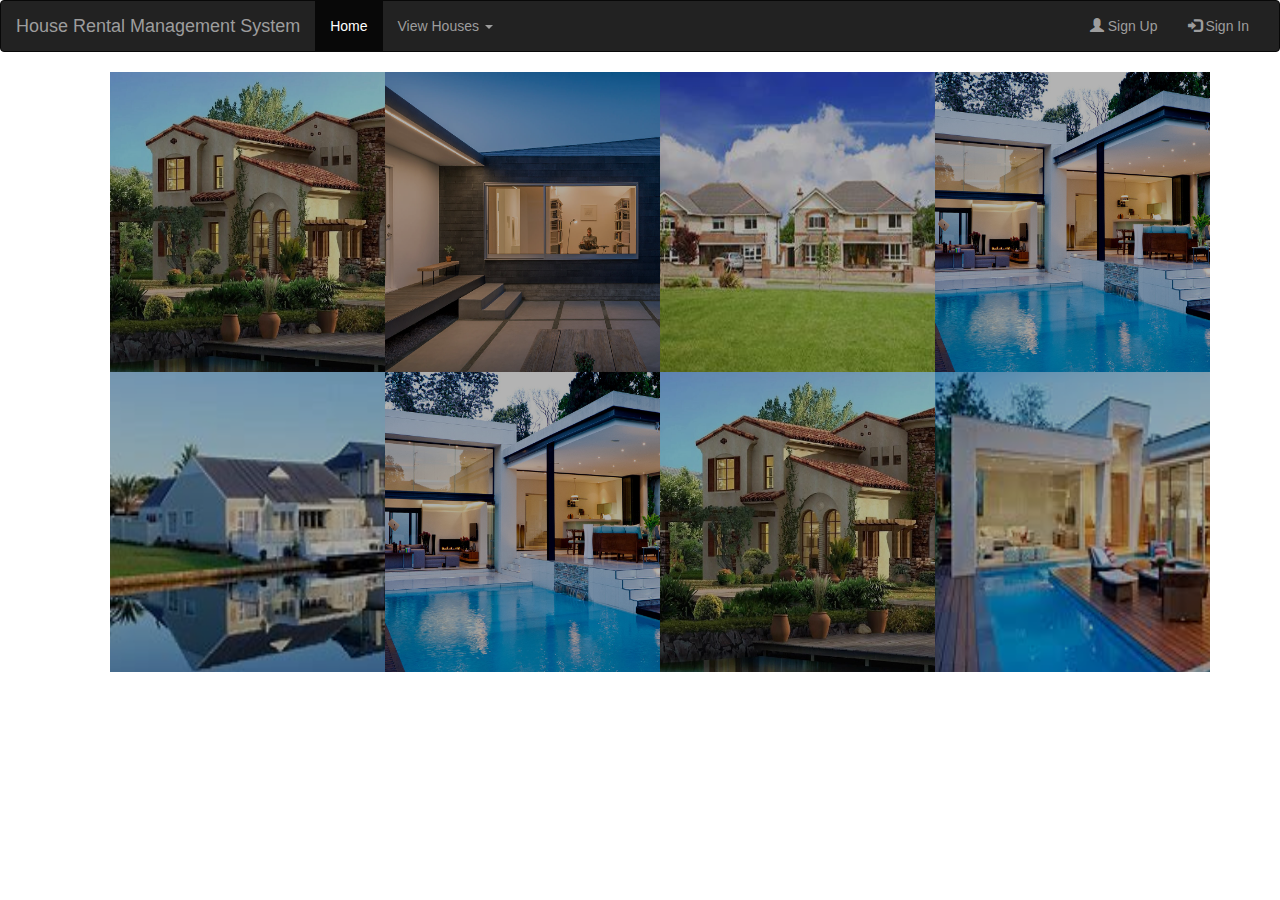
<file: HouseRentalMg-PHP/HouseRentalMg-PHP/index.html>
<!DOCTYPE html>
<html lang="en">
<head>
  <title>House Rental Management System</title>
  <meta charset="utf-8">
  <link rel="stylesheet" type="text/css" href="m.css">
  <meta name="viewport" content="width=device-width, initial-scale=1">
  <link rel="stylesheet" href="https://maxcdn.bootstrapcdn.com/bootstrap/3.4.0/css/bootstrap.min.css">
  <script src="https://ajax.googleapis.com/ajax/libs/jquery/3.4.1/jquery.min.js"></script>
  <script src="https://maxcdn.bootstrapcdn.com/bootstrap/3.4.0/js/bootstrap.min.js"></script>
</head>
<body>

<nav class="navbar navbar-inverse">
  <div class="container-fluid">
    <div class="navbar-header">
      <button type="button" class="navbar-toggle" data-toggle="collapse" data-target="#myNavbar">
        <span class="icon-bar"></span>
        <span class="icon-bar"></span>
        <span class="icon-bar"></span>                        
      </button>
      <a class="navbar-brand" href="#">House Rental Management System</a>
    </div>
    <div class="collapse navbar-collapse" id="myNavbar">
      <ul class="nav navbar-nav">
        <li class="active"><a href="index.html">Home</a></li> 
        <li class="dropdown">
          <a class="dropdown-toggle" data-toggle="dropdown" href="#">View Houses <span class="caret"></span></a>
          <ul class="dropdown-menu">
            <li><a href="viewhouse.php">Houses</a></li>
            <li><a href="viewrating.php">Rating</a></li>
          </ul>
        </li>
      </ul>
      <ul class="nav navbar-nav navbar-right">
        <li><a href="signup.html"><span class="glyphicon glyphicon-user"></span> Sign Up</a></li>
        <li><a href="signin.html"><span class="glyphicon glyphicon-log-in"></span> Sign In</a></li>
      </ul>
    </div>
  </div>
</nav>
  
<div class="container">
  <section class="section-meals" id="grid-photos">
            <ul class="meals-showcase clearfix">
                <li>
                    <figure class="meal-photo" id="meals-1">
                            <div class="slide-uploader" id="uploader-1">
                                    <i class="fas fa-upload center"></i><br>
                                    <input type="file" id="real-file-slide-1" hidden="hidden" onchange="open_File(this)"/>
                                    </div>
                        <img src="img/h10.jpg" class="img img_hover" id="img-1">
                    </figure>
                </li>
                <li>
                    <figure class="meal-photo" id="meals-2">
                            <div class="slide-uploader" id="uploader-2">
                                    <i class="fas fa-upload center"></i><br>
                                    <input type="file" id="real-file-slide-2" hidden="hidden" onchange="open_File(this)"/>
                                    
                            </div>
                        <img src="img/h5.jpg" class="img img_hover" id="img-2">
                    </figure>
                </li>
                <li>
                    <figure class="meal-photo" id="meals-3">
                            <div class="slide-uploader" id="uploader-3">
                                    <i class="fas fa-upload center"></i><br>
                                    <input type="file" id="real-file-slide-3" hidden="hidden" onchange="open_File(this)"/>
                                    
                            </div>
                        <img src="img/h7.jpg" class="img img_hover" id="img-3">
                    </figure>
                </li>
                <li>
                    <figure class="meal-photo" id="meals-4">
                            <div class="slide-uploader" id="uploader-4">
                                    <i class="fas fa-upload center"></i><br>
                                    <input type="file" id="real-file-slide-4" hidden="hidden" onchange="open_File(this)"/>
                                    
                            </div>
                        <img src="img/h8.jpg" class="img img_hover" id="img-4">
                    </figure>
                </li>
                <li>
                    <figure class="meal-photo" id="meals-5">
                            <div class="slide-uploader" id="uploader-5">
                                    <i class="fas fa-upload center"></i><br>
                                    <input type="file" id="real-file-slide-5" hidden="hidden" onchange="open_File(this)"/>
                                    
                            </div>
                        <img src="img/h6.jpg" class="img img_hover" id="img-5">
                    </figure>
                </li>
                <li>
                    <figure class="meal-photo" id="meals-6">
                            <div class="slide-uploader" id="uploader-6">
                                    <i class="fas fa-upload center"></i><br>
                                    <input type="file" id="real-file-slide-6" hidden="hidden" onchange="open_File(this)"/>
                                    
                            </div>
                        <img src="img/h8.jpg" class="img img_hover" id="img-6">
                    </figure>
                </li>
                <li>
                    <figure class="meal-photo" id="meals-7">
                            <div class="slide-uploader" id="uploader-7">
                                    <i class="fas fa-upload center"></i><br>
                                    <input type="file" id="real-file-slide-7" hidden="hidden" onchange="open_File(this)"/>
                                    
                            </div>
                        <img src="img/h10.jpg" class="img img_hover" id="img-7">
                    </figure>
                </li>
                <li>
                    <figure class="meal-photo" id="meals-8">
                            <div class="slide-uploader" id="uploader-8">
                                    <i class="fas fa-upload center"></i><br>
                                    <input type="file" id="real-file-slide-8" hidden="hidden" onchange="open_File(this)"/>
                                    
                            </div>
                        <img src="img/h9.jpg" class="img img_hover" id="img-8">
                    </figure>
                </li>
            </ul>
        </section>
</div>

</body>
</html>
</file>
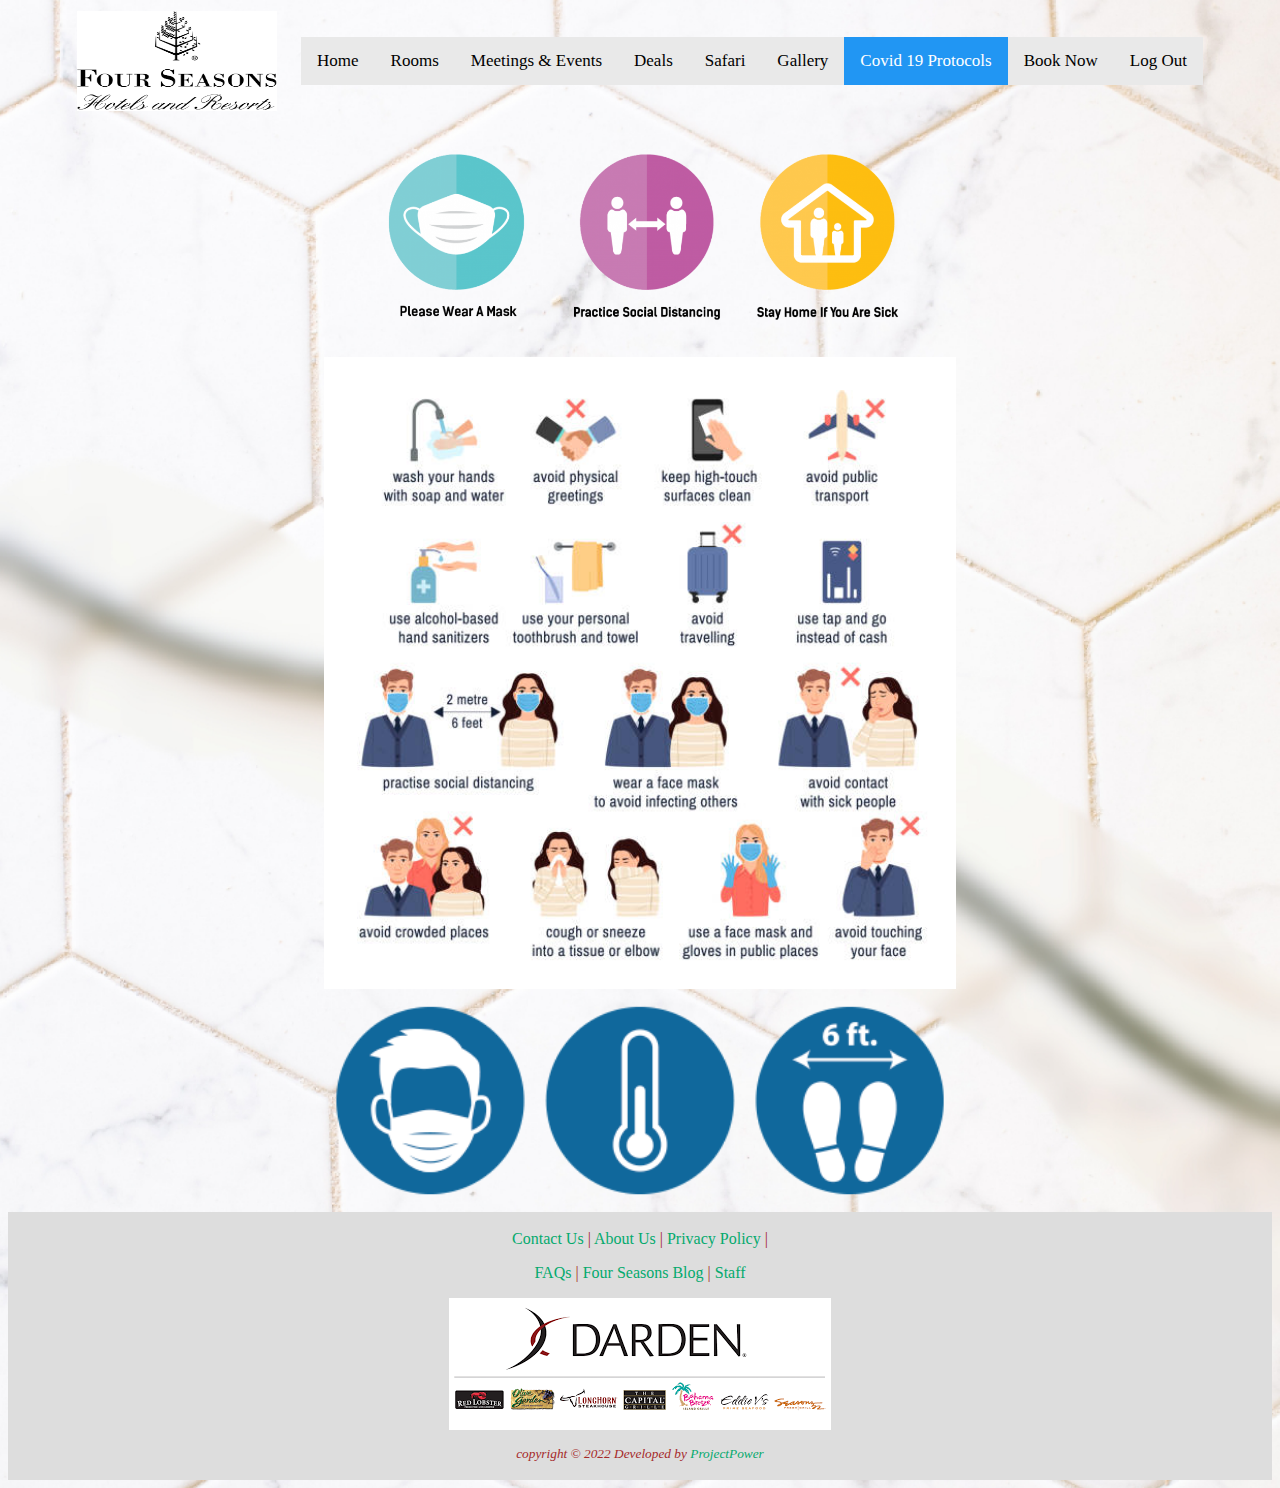
<file: hotelmanagement/covid 19 protocols.html>
<html>
    <head>
        <title>Covid 19 | Four Seasons</title>
        <link rel="stylesheet" href="style.css">
    </head>
    <body>
        <div class="header">
            <table align="center">
           <td><img src="logo.jpg" alt="img not found" height="100" width="200"> </td>
           <td></td>
           <td></td>
           <td></td>
           <td></td>
           <td></td>
           <td> <div class="topnav" >
               <a href="homepage.php">Home</a>
               <a href="rooms.html">Rooms</a>
               <a href="meetings and events.html">Meetings & Events</a>
               <a href="deals reference.html">Deals</a>
               <a href="safari.html">Safari</a>
               <a href="gallery.html">Gallery</a>
               <a class="active" href="covid 19 protocols.html">Covid 19 Protocols</a>
               
               <a href="bookings.php">Book Now</a>
               <a href="logout.php">Log Out</a>
               
             </div> </td>
            </table><br> 


       </div>
       <div align="center">
           <img src="covid20.png" alt="" width="50%"> <br>
           <img src="covid.jpg" alt="" width="50%">  <br>
           <img src="covid19.png" alt="" width="50%">

       </div>
       <footer>
        <div align="center" style="padding: 2px;">
          <p><a href="mailto:5@gmail.com"> Contact Us</a> | <a href="about us.html">About Us</a> | <a href="#privacy policy">Privacy Policy</a> | </p>
         <p> <a href="#faqs">FAQs</a> | <a href="#Four Seasons Blog">Four Seasons Blog</a> | <a href="staff.html">Staff</a></p>
         
          <img src="footer.png" alt="" width="">
          <p><small><i>copyright © 2022 Developed by <a href="tel:+254705036698">ProjectPower</a></i></small><i></p>
        </div>
       

    </footer>   
     



    </body>









</html>
</file>
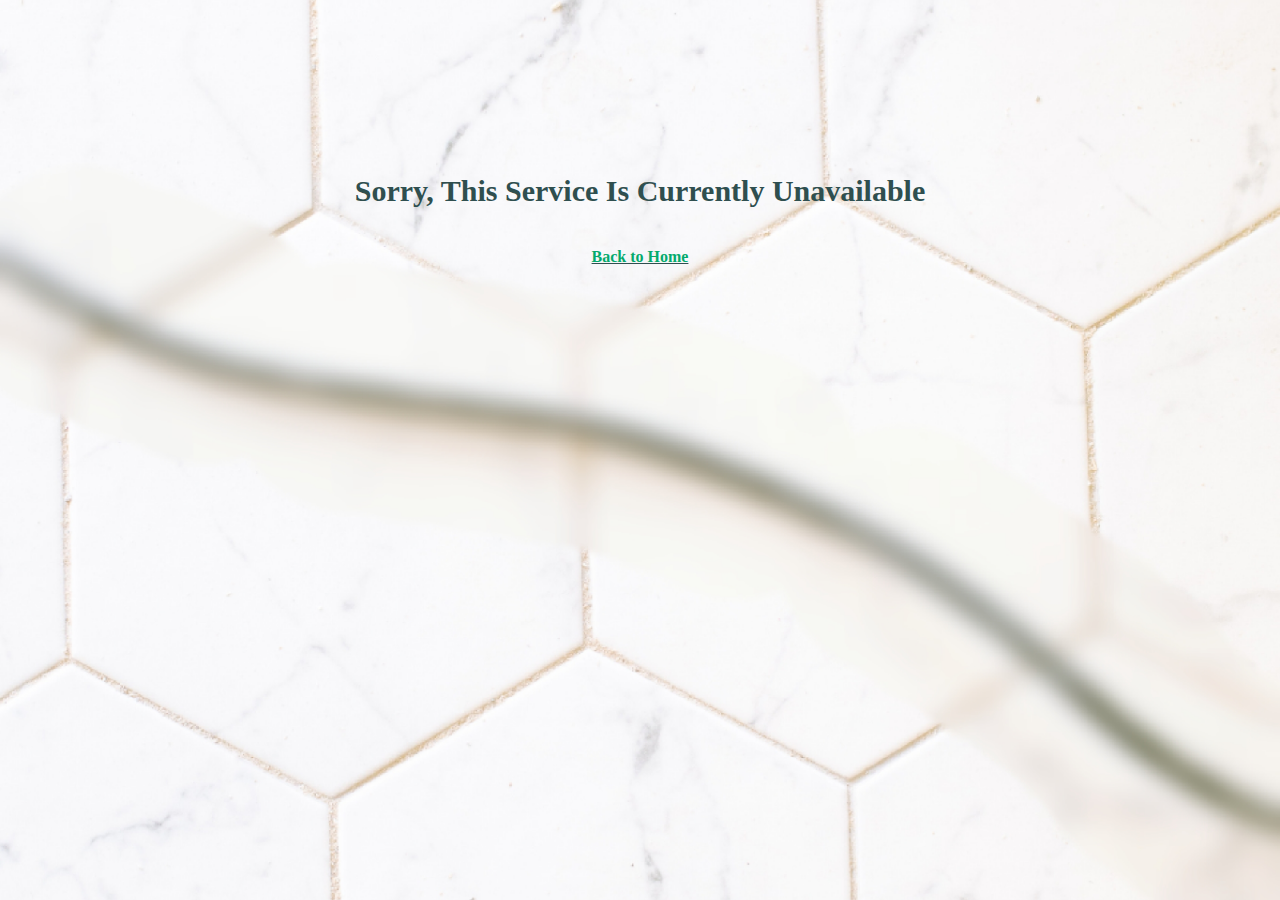
<file: hotelmanagement/deals reference.html>
<html>
    <head>
        <title>You Need To Log In!</title>
        <link rel="stylesheet" href="style.css">
    </head>
    <body>
        <div align="center" style="padding-top: 10%;">
           
                <h4 style="font-size: 30px;">Sorry, This Service Is Currently Unavailable</h4>
                <p><strong><u><a href="homepage.php">Back to Home</a></u></strong></p>
           
            
        </div>
    </body>
</html>
</file>
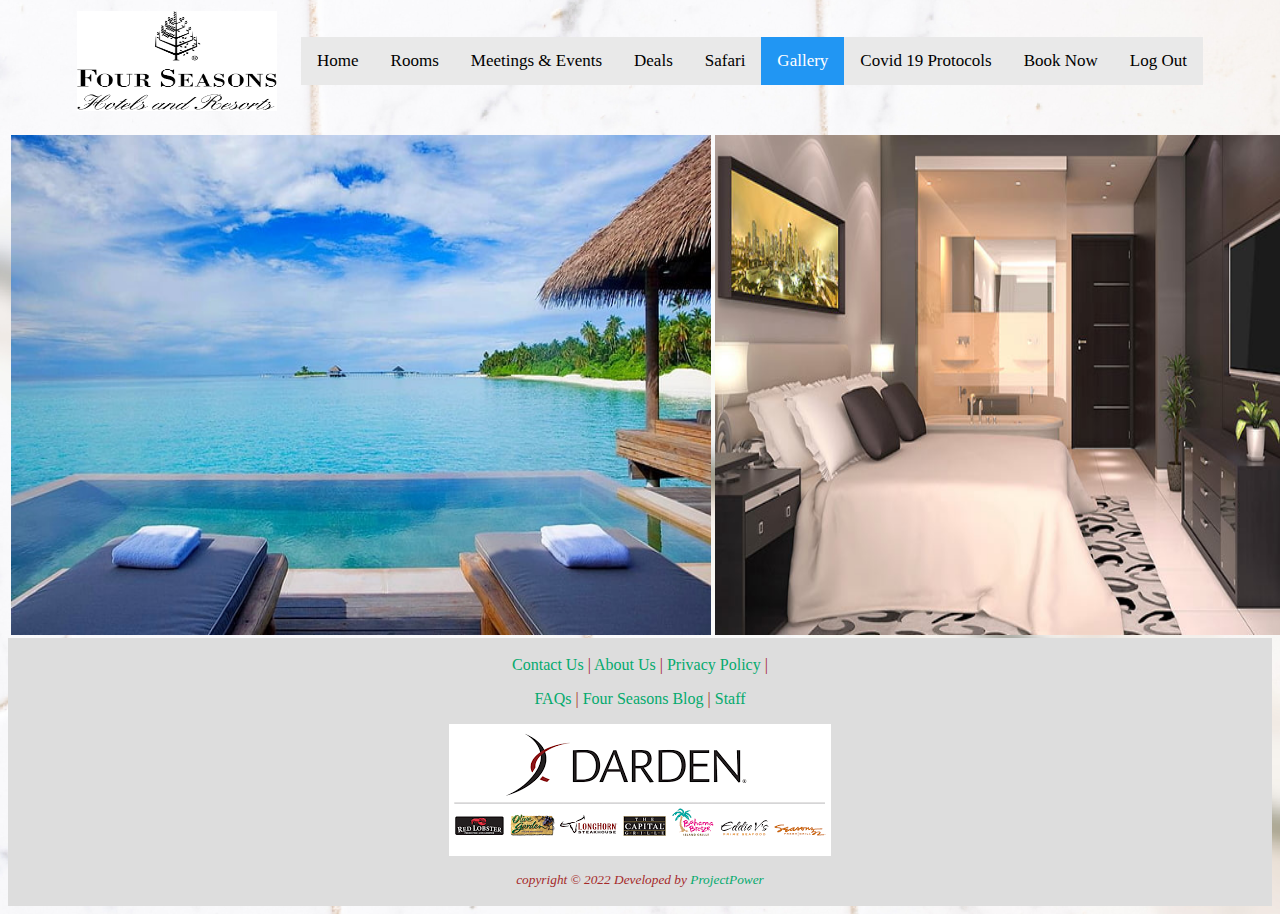
<file: hotelmanagement/gallery.html>
<html>
    <head>
        <title>Gallery | Four Seasons</title>
        <link rel="stylesheet" href="style.css">
    </head>
    <body>
        <div class="header">
        <table align="center">
       <td><img src="logo.jpg" alt="img not found" height="100" width="200"> </td>
       <td></td>
       <td></td>
       <td></td>
       <td></td>
       <td></td>
       <td> <div class="topnav" >
           <a href="homepage.php">Home</a>
           <a href="rooms.html">Rooms</a>
           <a href="meetings and events.html">Meetings & Events</a>
           <a href="deals reference.html">Deals</a>
           <a href="safari.html">Safari</a>
           <a class="active" href="gallery.html">Gallery</a>
           <a href="covid 19 protocols.html">Covid 19 Protocols</a>
           <a href="bookings.php">Book Now</a>
           <a href="logout.php">Log Out</a>
           
         </div> </td>
        </table><br> 
   </div>
   <table align="center"> 
      
        <tr>
            <td><img src="fay.jpg" alt="" width="700px"  height="500px">
                
            </td>
            <td>
                <img src="gallery5.jpg" alt="" width="700px"  height="500px">
            </td>
   </table>

    </body>
    
    <footer >
        <div align="center" style="padding: 2px;">
          <p><a href="mailto:5@gmail.com"> Contact Us</a> | <a href="about us.html">About Us</a> | <a href="#privacy policy">Privacy Policy</a> | </p>
         <p> <a href="#faqs">FAQs</a> | <a href="#Four Seasons Blog">Four Seasons Blog</a> | <a href="staff.html">Staff</a></p>
         
          <img src="footer.png" alt="" width="">
          <p><small><i>copyright © 2022 Developed by <a href="tel:+254705036698">ProjectPower</a></i></small><i></p>
        </div>
       

    </footer>   
     







</html>
</file>
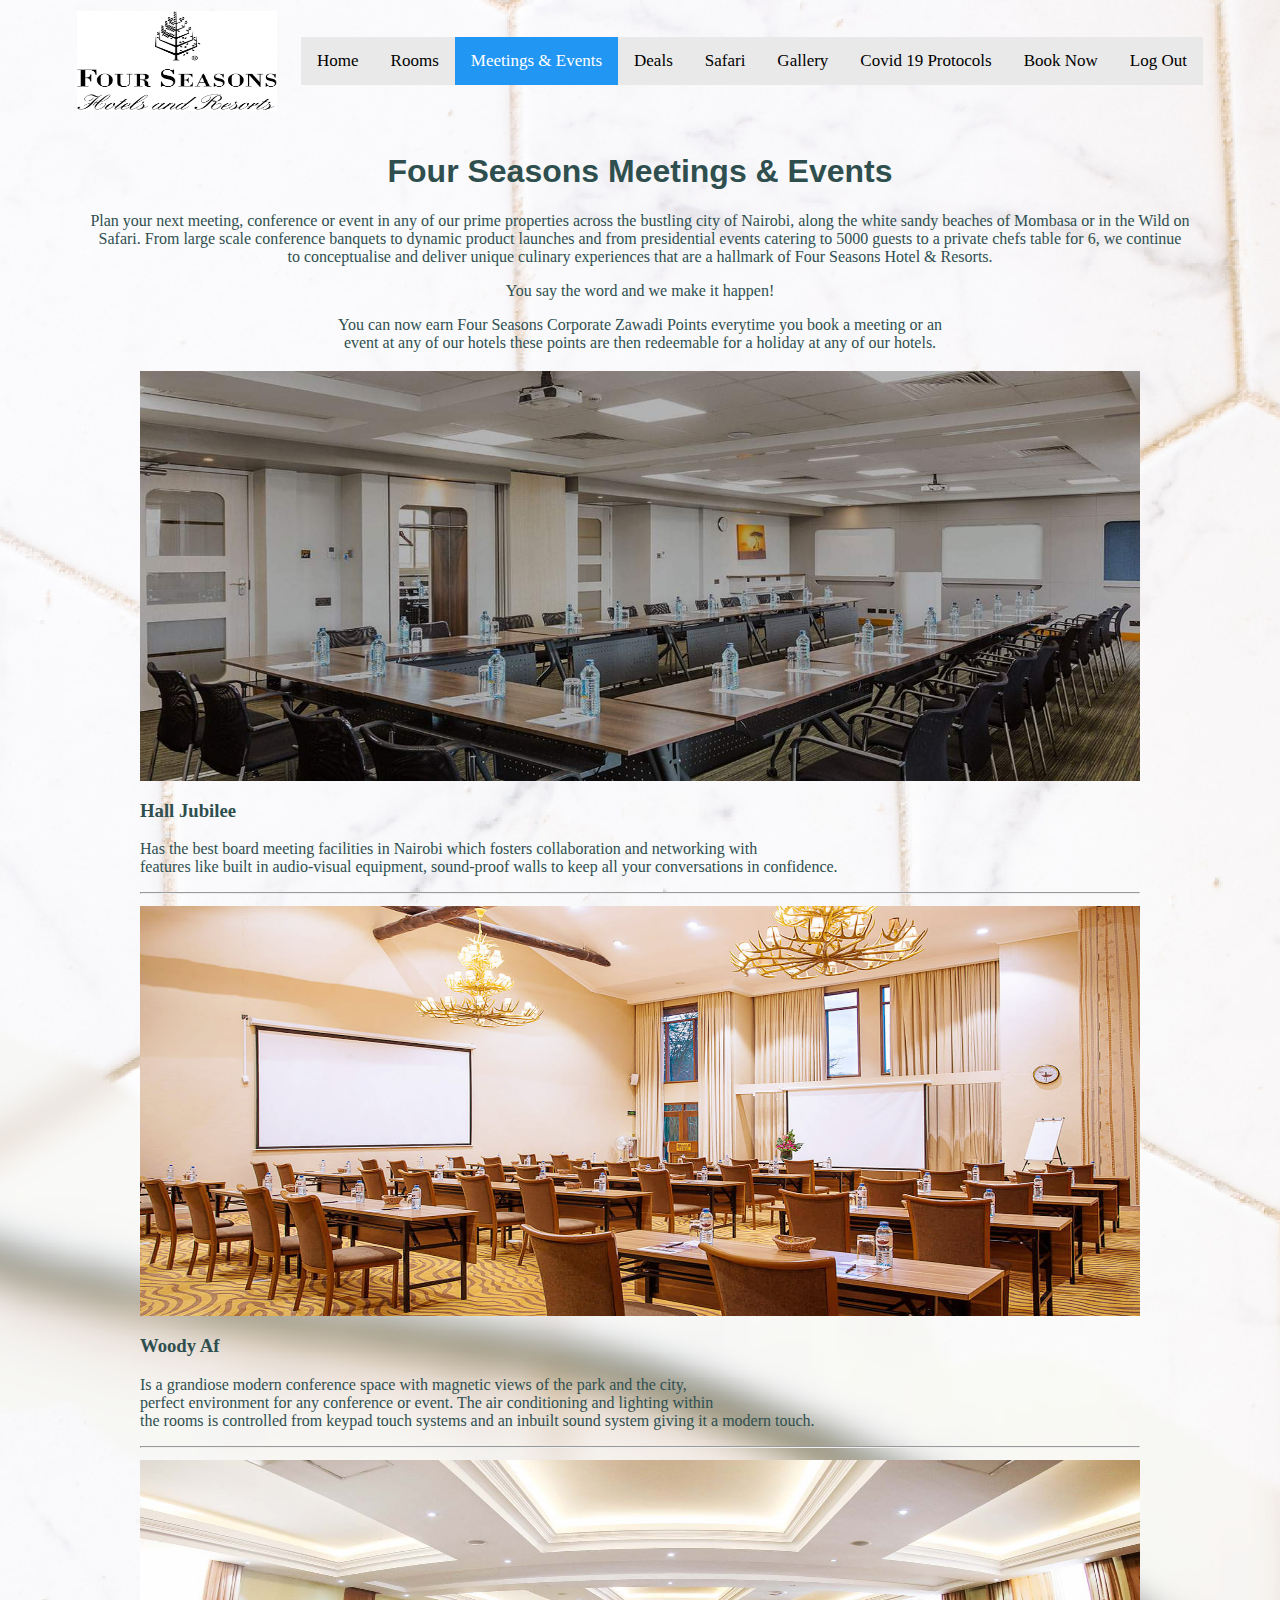
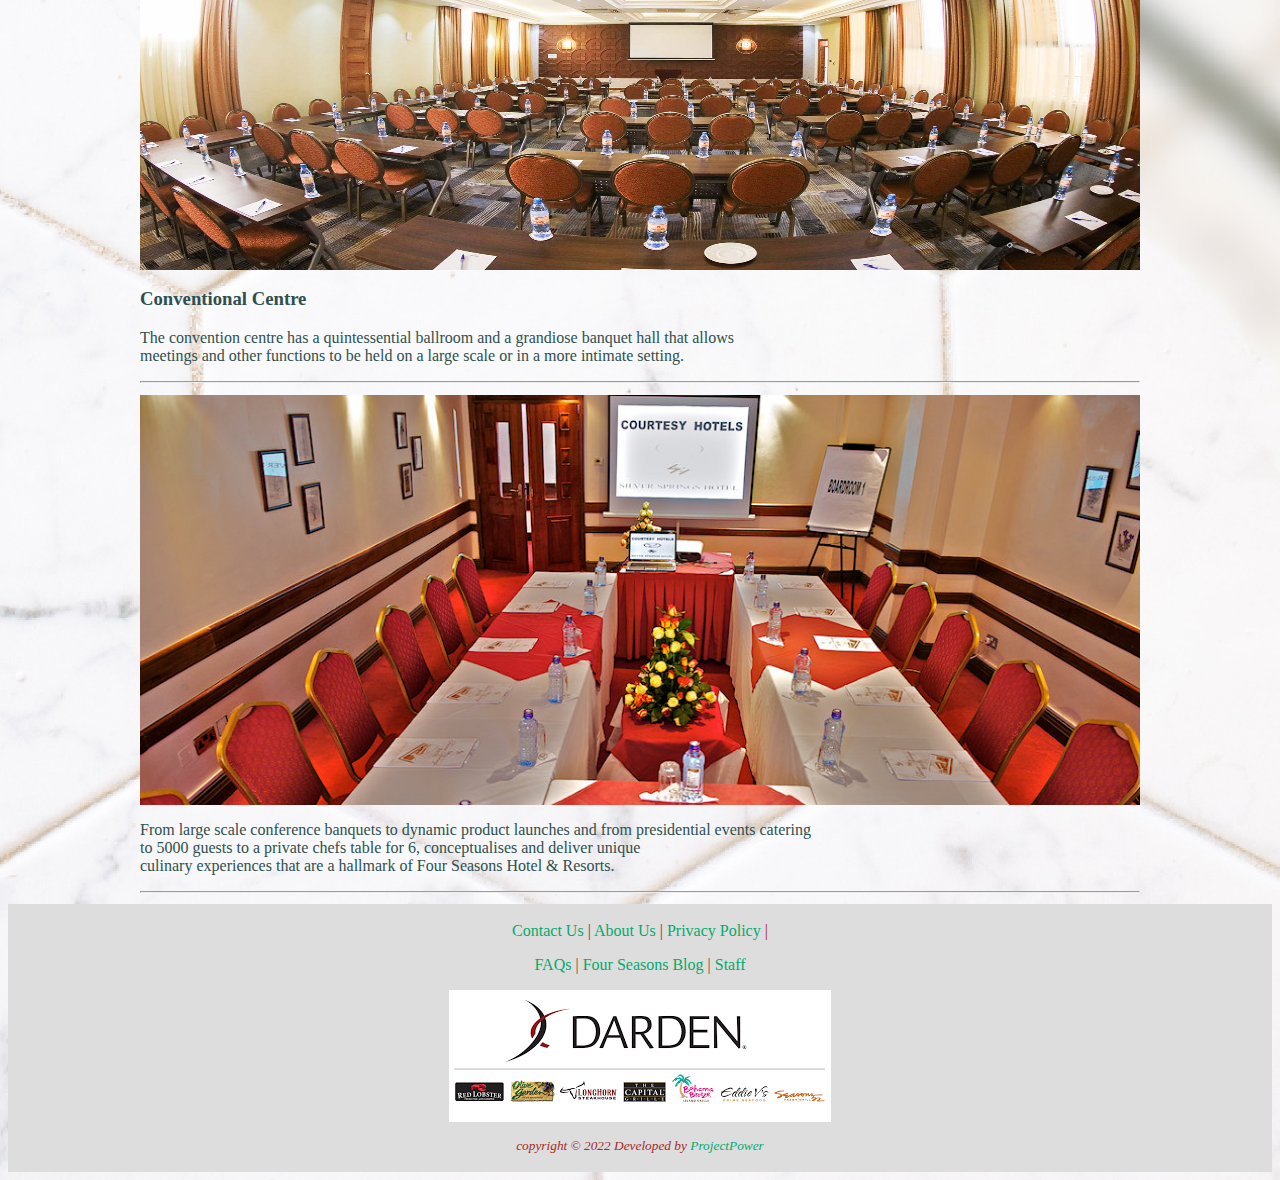
<file: hotelmanagement/meetings and events.html>
<html>
    <head><title>Meetings & Events | Four Seasons</title> 
    <link rel="stylesheet" href="style.css">
    </head>
    <body>
        <div class="header">
            <table align="center">
           <td><img src="logo.jpg" alt="img not found" height="100" width="200"> </td>
           <td></td>
           <td></td>
           <td></td>
           <td></td>
           <td></td>
           <td> <div class="topnav" >
               <a  href="homepage.php">Home</a>
               <a href="rooms.html">Rooms</a>
               <a class="active" href="meetings and events.html">Meetings & Events</a>
               <a href="deals reference.html">Deals</a>
               <a href="safari.html">Safari</a>
               <a href="gallery.html">Gallery</a>
               <a href="covid 19 protocols.html">Covid 19 Protocols</a>
              
               <a href="bookings.php">Book Now</a>
                <a href="logout.php">Log Out</a>
               
             </div> </td>
            </table><br> 
        </div>
        <div align="center">  
            <h1>Four Seasons Meetings & Events</h1>
           
               <p>Plan your next meeting, conference or event in any of our prime properties across the
                  bustling city of Nairobi, along the white sandy beaches of Mombasa or in the Wild on <br>
                  Safari. From large scale conference banquets to dynamic product launches and from 
                  presidential events catering to 5000 guests to a private chefs table for 6, we continue <br>
                  to conceptualise and deliver unique culinary experiences that are a hallmark of Four Seasons 
                  Hotel & Resorts. 
                  </p>
                  <p>You say the word and we make it happen!</p>
                  <p>You can now earn Four Seasons Corporate Zawadi Points everytime you book a meeting or an <br>
                      event at any of our hotels these points are then redeemable for a holiday at  any of 
                      our hotels.
                  </p>
           
            <table>
                <tr>
                    <td><img src="meetings3.jpg" alt="" width="1000px" height="410px">
                         <h3>Hall Jubilee</h3> 
                         <p> Has the best board meeting facilities in Nairobi which fosters collaboration and networking with <br>
                             features like built in audio-visual equipment, sound-proof walls to keep all your conversations in confidence.</p><hr>
                    </td>   
                </tr>
                <tr>
                    <td><img src="meetings5.jpg" alt="" width="1000px" height="410px">
                        <h3>Woody Af</h3>
                        <p>Is a grandiose modern conference space with magnetic views of the park and the city, <br>
                           perfect environment for any conference or event. The air conditioning and lighting within <br>
                           the rooms is controlled from keypad touch systems and an inbuilt sound system giving it a modern touch.</p><hr>
                </td>
                </tr>
                <tr>
                    <td>
                        <img src="meetings4.jpg" alt="" width="1000px" height="410px" >
                        <h3>Conventional Centre</h3>
                        <p> The convention centre has a quintessential ballroom and a grandiose banquet hall that allows <br>
                            meetings and other functions to be held on a large scale or in a more intimate setting.</p> <hr>

                    </td>
                </tr>
                <tr>
                    <td>
                        <img src="meetings1.jpg" alt="" width="1000px" height="410px"  >
                        
                        <p> From large scale conference banquets to dynamic product launches and from presidential events catering <br>
                             to 5000 guests to a private chefs table for 6, conceptualises and deliver unique <br>
                            culinary experiences that are a hallmark of Four Seasons Hotel & Resorts. </p>  <hr>
                    </td>
                </tr>
            </table>

        </div>
          

        <footer>
            <div align="center" style="padding: 2px;">
              <p><a href="mailto:5@gmail.com"> Contact Us</a> | <a href="about us.html">About Us</a> | <a href="#privacy policy">Privacy Policy</a> | </p>
             <p> <a href="#faqs">FAQs</a> | <a href="#Four Seasons Blog">Four Seasons Blog</a> | <a href="staff.html">Staff</a></p>
             
              <img src="footer.png" alt="" width="">
              <p><small><i>copyright © 2022 Developed by <a href="tel:+254705036698">ProjectPower</a></i></small><i></p>
            </div>
           
   
        </footer>   
         
        








    </body>
    
















</html>
</file>
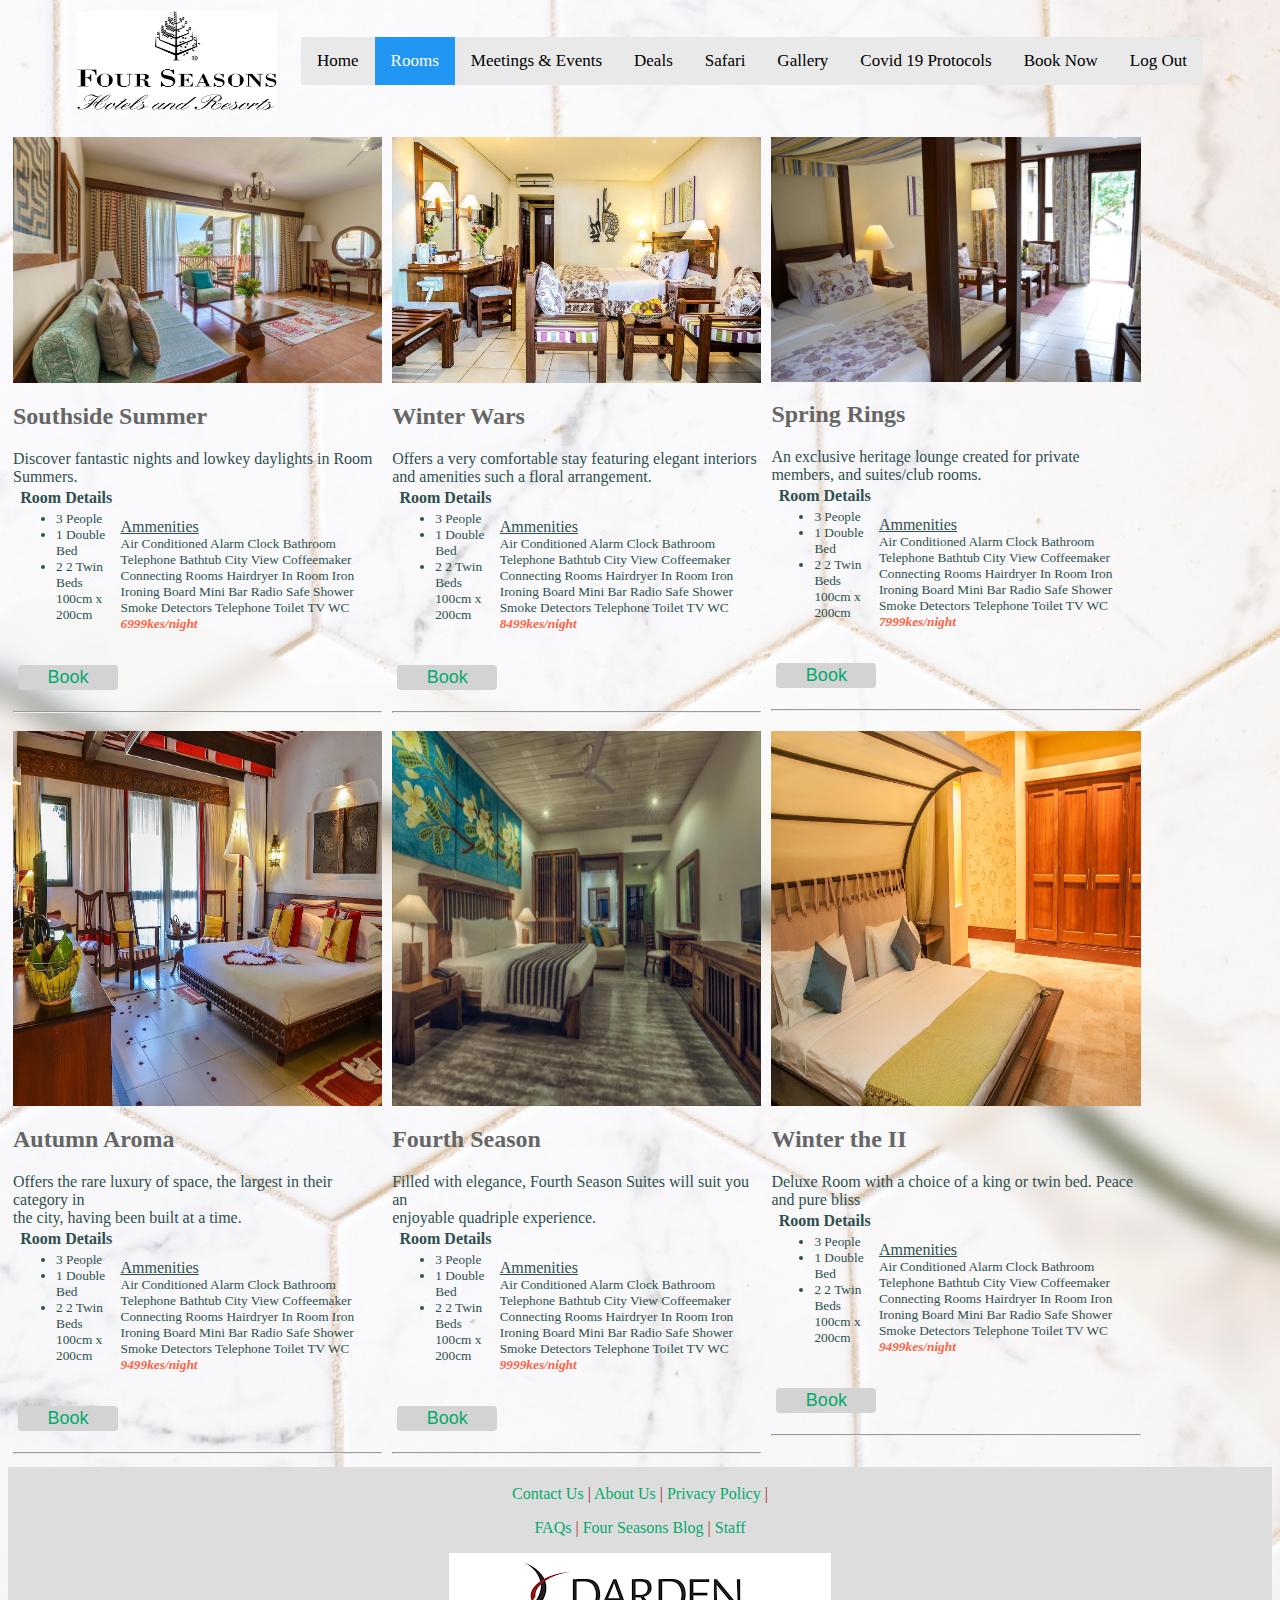
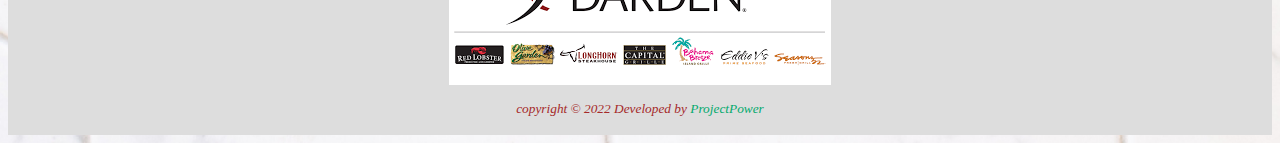
<file: hotelmanagement/rooms.html>
<html>
    <head>
        <title>Rooms | Four Seasons </title>
        <link rel="stylesheet" href="style.css">
    </head>
    <body >
        <div class="header">
            <table align="center">
           <td><img src="logo.jpg" alt="img not found" height="100" width="200"> </td>
           <td></td>
           <td></td>
           <td></td>
           <td></td>
           <td></td>
           <td> <div class="topnav" >
               <a href="homepage.php">Home</a>
               <a class="active" href="rooms.html">Rooms</a>
               <a href="meetings and events.html">Meetings & Events</a>
               <a href="deals reference.html">Deals</a>
               <a href="safari.html">Safari</a>
               <a href="gallery.html">Gallery</a>
               <a href="covid 19 protocols.html">Covid 19 Protocols</a>
               
               <a href="bookings.php">Book Now</a>
               <a href="logout.php">Log Out</a>
               
             </div> </td>
            </table><br> 
       </div>

        <div class="row" >
            <div class="column">
              <img src="room1.jpg" alt="room1" style="width:100%">
              <h2> Southside Summer</h2>
              <p>Discover fantastic nights and lowkey daylights in
              Room Summers. <br>
              <table>
                <th>Room Details</th>
                <tr>
                     <td>
            <ul>
                <small>
                     <li>3 People</li>
                <li>1 Double Bed</li>
                <li>2 2 Twin Beds 100cm x 200cm</li>
               
                </small>                      
            </ul>
                </td>
                <td>                         
                    <u>Ammenities</u><br>  
                          <small>  Air Conditioned Alarm Clock Bathroom Telephone Bathtub City View Coffeemaker Connecting Rooms Hairdryer In Room Iron Ironing Board Mini Bar Radio Safe Shower Smoke Detectors Telephone Toilet TV WC
                           <br> <strong style="color: tomato;"><i>6999kes/night</i></strong> 
                          </small>                    
                </td>                      
                </tr>                      
            </table> 
              <br><button class="buttonroom"><span><a href="bookings.html">Book</a></span> </button></p> <hr>
            </div>
           
            <div class="column">
              <img src="room2.jpg" alt="room2" style="width:100%">
              <h2>Winter Wars</h2>
              <p>Offers a very comfortable stay featuring elegant interiors and amenities such a floral arrangement. 
                <br>
                
                    <table>
                        <th>Room Details</th>
                        <tr>
                             <td>
                    <ul>
                        <small>
                             <li>3 People</li>
                        <li>1 Double Bed</li>
                        <li>2 2 Twin Beds 100cm x 200cm</li>
                        </small>                      
                    </ul>
                        </td>
                        <td>                         
                            <u>Ammenities</u><br>  
                                  <small>  Air Conditioned Alarm Clock Bathroom Telephone Bathtub City View Coffeemaker Connecting Rooms Hairdryer In Room Iron Ironing Board Mini Bar Radio Safe Shower Smoke Detectors Telephone Toilet TV WC
                                <br>    <strong style="color: tomato;"><i>8499kes/night</i></strong> 
                                  </small>                    
                        </td>                      
                        </tr>                      
                    </table>           

                 <br><button class="buttonroom"><span><a href="bookings.html">Book</a></span> </button> 
              </p><hr>
              
            </div>
            <div class="column">
              <img src="room3.jpg" alt="room3" style="width:100%">
              <h2>Spring Rings</h2>
              <p>An exclusive heritage lounge created for private members, and suites/club rooms.
                  <br>
                  <table>
                    <th>Room Details</th>
                    <tr>
                         <td>
                <ul>
                    <small>
                         <li>3 People</li>
                    <li>1 Double Bed</li>
                    <li>2 2 Twin Beds 100cm x 200cm</li>
                    </small>                      
                </ul>
                    </td>
                    <td>                         
                        <u>Ammenities</u><br>  
                              <small>  Air Conditioned Alarm Clock Bathroom Telephone Bathtub City View Coffeemaker Connecting Rooms Hairdryer In Room Iron Ironing Board Mini Bar Radio Safe Shower Smoke Detectors Telephone Toilet TV WC
                               <br> <strong style="color: tomato;"><i>7999kes/night</i></strong> 
                              </small>                    
                    </td>                      
                    </tr>                      
                </table> 
               <br><button class="buttonroom"><span><a href="bookings.html">Book</a></span> </button>
              </p><hr>
             
            </div>
          </div>
          <div class="row">
            <div class="column">
              <img src="room4.jpg" alt="room4" style="width:100%" height="375px">
              <h2>Autumn Aroma</h2>
              <p> Offers the rare luxury of space, the largest in their category in <br> the city, having been built at a time.
                <br>
                <table>
                    <th>Room Details</th>
                    <tr>
                         <td>
                <ul>
                    <small>
                         <li>3 People</li>
                    <li>1 Double Bed</li>
                    <li>2 2 Twin Beds 100cm x 200cm</li>
                    </small>                      
                </ul>
                    </td>
                    <td>                         
                        <u>Ammenities</u><br>  
                              <small>  Air Conditioned Alarm Clock Bathroom Telephone Bathtub City View Coffeemaker Connecting Rooms Hairdryer In Room Iron Ironing Board Mini Bar Radio Safe Shower Smoke Detectors Telephone Toilet TV WC
                               <br> <strong style="color: tomato;"><i>9499kes/night</i></strong> 
                              </small>                    
                    </td>                 
                    </tr>                      
                </table> 
                <br><button class="buttonroom"><span><a href="bookings.html">Book</a></span> </button>
              </p> <hr>
            </div>
            <div class="column">
              <img src="room5.jpg" alt="room5" style="width:100%" height="375px">
              <h2>Fourth Season</h2>
              <p>Filled with elegance, Fourth Season Suites will suit you an <br> enjoyable quadriple experience.
                 <br>
                 <table>
                    <th>Room Details</th>
                    <tr>
                         <td>
                <ul>
                    <small>
                         <li>3 People</li>
                    <li>1 Double Bed</li>
                    <li>2 2 Twin Beds 100cm x 200cm</li>
                    </small>                      
                </ul>
                    </td>
                    <td>                         
                        <u>Ammenities</u><br>  
                              <small>  Air Conditioned Alarm Clock Bathroom Telephone Bathtub City View Coffeemaker Connecting Rooms Hairdryer In Room Iron Ironing Board Mini Bar Radio Safe Shower Smoke Detectors Telephone Toilet TV WC
                              <br>  <strong style="color: tomato;"><i>9999kes/night</i></strong> 
                              </small>                    
                    </td>                     
                    </tr>                      
                </table> 
                <br><button class="buttonroom"><span><a href="bookings.html">Book</a></span> </button>
              </p> <hr>
            </div>
            <div class="column">
              <img src="room6.jpg" alt="room6" style="width:100%" height="375px">
              <h2>Winter the II</h2>
              <p>Deluxe Room with a choice of a king or twin bed. Peace and pure bliss
                  <br>
                  <table>
                    <th>Room Details</th>
                    <tr>
                         <td>
                <ul>
                    <small>
                         <li>3 People</li>
                    <li>1 Double Bed</li>
                    <li>2 2 Twin Beds 100cm x 200cm</li>
                    </small>                      
                </ul>
                    </td>
                    <td>                         
                        <u>Ammenities</u><br>  
                              <small>  Air Conditioned Alarm Clock Bathroom Telephone Bathtub City View Coffeemaker Connecting Rooms Hairdryer In Room Iron Ironing Board Mini Bar Radio Safe Shower Smoke Detectors Telephone Toilet TV WC
                               <br> <strong style="color: tomato;"><i>9499kes/night</i></strong> 
                              </small>                    
                    </td>                      
                    </tr>                      
                </table> 
                <br><button class="buttonroom"><span><a href="bookings.html">Book</a></span> </button>
              </p> <hr>
            </div>
          </div>
        


          <footer>
            <div align="center" style="padding: 2px;">
              <p><a href="mailto:5@gmail.com"> Contact Us</a> | <a href="about us.html">About Us</a> | <a href="#privacy policy">Privacy Policy</a> | </p>
             <p> <a href="#faqs">FAQs</a> | <a href="#Four Seasons Blog">Four Seasons Blog</a> | <a href="staff.html">Staff</a></p>
             
              <img src="footer.png" alt="" width="">
              <p><small><i>copyright © 2022 Developed by <a href="tel:+254705036698">ProjectPower</a></i></small><i></p>
            </div>
           
   
        </footer>   
         









    </body>
</html>
</file>
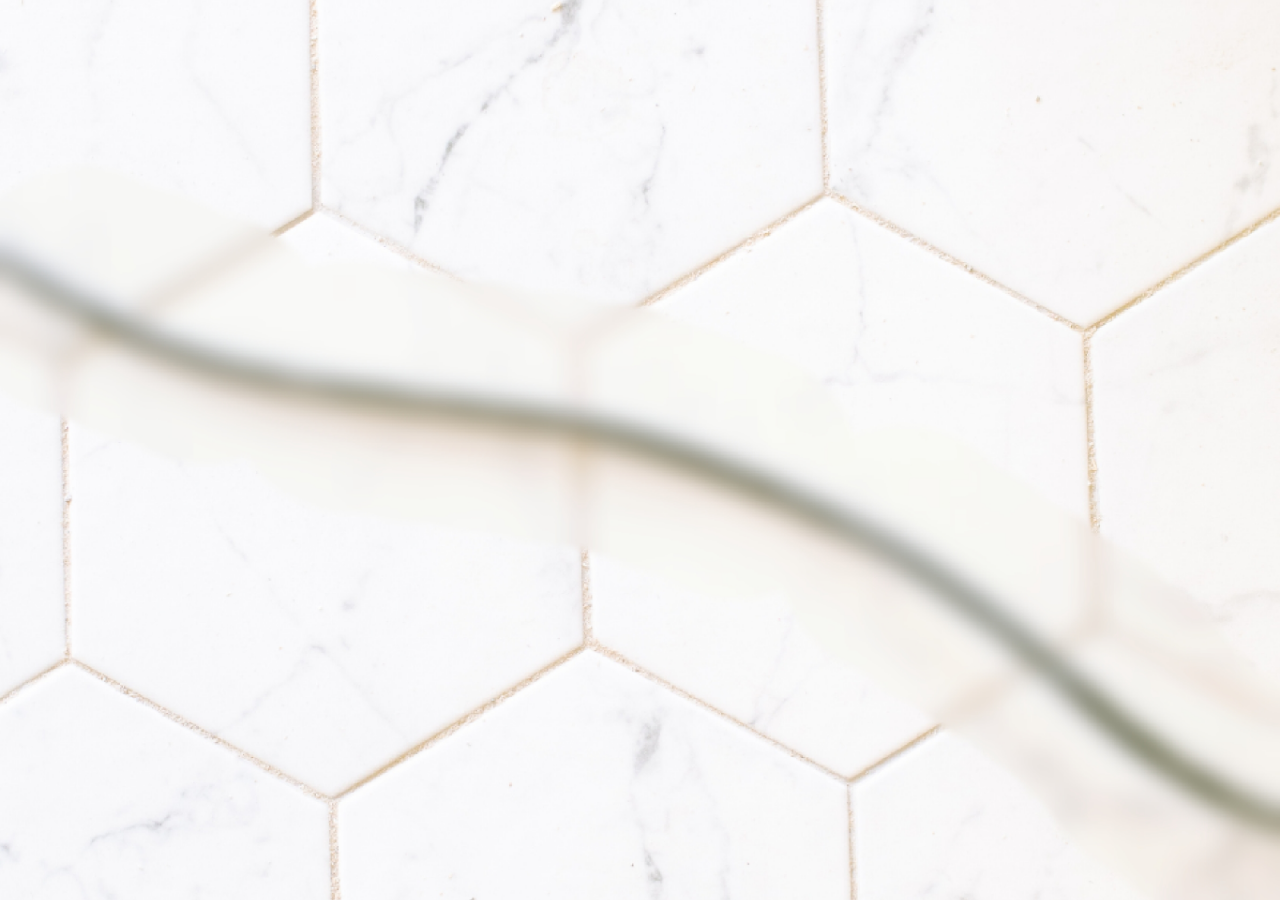
<file: hotelmanagement/staff.html>
<html>
    <head>
        <title>Staff | Four Seasons</title>
        <link rel="stylesheet" href="style.css">
        <body>
            <div align="center">
              <form action=""></form>







            </div>
            


        </body>







    </head>
</html>
</file>
<file: HouseRentalMg-PHP/HouseRentalMg-PHP/m.css>
.section-meals {
    padding: 0;

}

.meals-showcase {
    width:100%;
    list-style:none;
}

.meals-showcase li {
    display: block;
    float: left;
    width:25%;
}

.meal-photo {
    width:100%;
    margin:0;
    overflow:hidden;
    background-color:#000;
    position: relative;

}

.img {
    width:400px;
    height:300px;
    transform: scale(1.15);
    transition:0.5s;
    opacity:0.7;
}

.low-opacity {
    opacity:0.5;
}

.img_hover:hover {
    transform: scale(1.05);
    opacity:1;
}

.slide-uploader {
    display:none;
    position: absolute;
    top:50%;
    left:50%;
    transform:translate(-50%,-50%); 
    z-index:1;
}

.slide-uploader i {
    font-size: 40px;
    z-index: 1;
    position: absolute;
    top:30%;
    left:50%;
    transform: translate(-50%,-50%);
}

.slide-uploader a {
    margin-top:62px;
}
</file>
<file: hotelmanagement/style.css>
p{
    font-size: 16px;
    font-family: 'Trebuchet MS' ;
    
} 

    


body{
  background-image: url("back.jpg");
    color: darkslategray;
    background-size: cover;
    background-position: center;
    backface-visibility: var(-50%);
    font-family: Futura PT W01 Book;
    
}
u{
  color: ;
}
h1{
  color:darkslategrey;
  font-family: 'Trebuchet MS', 'Lucida Sans Unicode', 'Lucida Grande', 'Lucida Sans', Arial, sans-serif;
  
}
h2{
  color: #666;
}
.content{
    width: 100%;
    position: absolute;
    top: 50%;
    transform: translateY(-50%);
    text-align: center;
    color: whitesmoke;
}

.content h1{
    font: 70px;
    margin-top: 100;
}
/* Styling the buttons*/
.button {
  display: inline-block;
  border-radius: 4px;
  background-color: brown;
  border: none;
  color: #FFFFFF;
  text-align: center;
  font-size: 28px;
  padding: 5px;
  width: 200px;
  transition: all 0.5s;
  cursor: pointer;
  margin: 5px;
}

.button span {
  cursor: pointer;
  display: inline-block;
  position: relative;
  transition: 0.5s;
}

.button span:after {
  content: '\00bb';
  position: absolute;
  opacity: 0;
  top: 0;
  right: -20px;
  transition: 0.5s;
}

.button:hover span {
  padding-right: 25px;
}

.button:hover span:after {
  opacity: 1;
  right: 0;
}

/* Styling the footer*/
footer{
  background-color: #ddd ;
  color: brown;
}

/* Styling links */
a{
  color: #04AA6D;
  text-decoration: double;
}

/*navigation bar*/
  /*Add a black background color to the top navigation bar*/
.topnav {
    overflow: hidden;
    background-color: #e9e9e9;
  }

  
  /* Style the links inside the navigation bar */
  .topnav a {
    float: left;
    display: block;
    color: black;
    text-align: center;
    padding: 14px 16px;
    text-decoration: none;
    font-size: 17px;
  }
  
  /* Change the color of links on hover */
  .topnav a:hover {
    background-color: #ddd;
    color: black;
  }
  
  /* Style the "active" element to highlight the current page */
  .topnav a.active {
    background-color: #2196F3;
    color: white;
  }
  
 
  
  /* When the screen is less than 600px wide, stack the links vertically instead of horizontally */
  @media screen and (max-width: 600px) {
    .topnav a, .topnav input[type=text] {
      float: none;
      display: block;
      text-align: left;
      width: 100%;
      margin: 0;
      padding: 14px;
    }
    
  }
  
/* Log In customization */
* {box-sizing: border-box}

/* style the container */
.container {
  position: relative;
  border-radius: 5px;
  background-color: #f2f2f2;
  padding: 20px 0 30px 0;
}

/* style inputs and link buttons */
input,
.btn {
  width: 100%;
  padding: 12px;
  border: none;
  border-radius: 4px;
  margin: 5px 0;
  opacity: 0.85;
  display: inline-block;
  font-size: 17px;
  line-height: 20px;
  text-decoration: none; /* remove underline from anchors */
}

input:hover,
.btn:hover {
  opacity: 1;
}

/* add appropriate colors to fb, twitter and google buttons */
.fb {
  background-color: #3B5998;
  color: white;
}

.twitter {
  background-color: #55ACEE;
  color: white;
}

.google {
  background-color: #dd4b39;
  color: white;
}

/* style the submit button */
input[type=submit] {
  background-color: #04AA6D;
  color: white;
  cursor: pointer;
}

input[type=submit]:hover {
  background-color: #45a049;
}

/* Two-column layout */
.col {
  float: left;
  width: 50%;
  margin: auto;
  padding: 0 50px;
  margin-top: 6px;
}

/* Clear floats after the columns */
.row:after {
  content: "";
  display: table;
  clear: both;
}

/* vertical line */
.vl {
  position: absolute;
  left: 50%;
  transform: translate(-50%);
  border: 2px solid #ddd;
  height: 175px;
}

/* text inside the vertical line */
.inner {
  position: absolute;
  top: 50%;
  transform: translate(-50%, -50%);
  background-color: #f1f1f1;
  border: 1px solid #ccc;
  border-radius: 50%;
  padding: 8px 10px;
}

/* hide some text on medium and large screens */
.hide-md-lg {
  display: none;
}

/* bottom container */
.bottom-container {
  text-align: center;
  background-color: #666;
  border-radius: 0px 0px 4px 4px;
}

/* Responsive layout - when the screen is less than 650px wide, make the two columns stack on top of each other instead of next to each other */
@media screen and (max-width: 650px) {
  .col {
    width: 100%;
    margin-top: 0;
  }
  /* hide the vertical line */
  .vl {
    display: none;
  }
  /* show the hidden text on small screens */
  .hide-md-lg {
    display: block;
    text-align: center;
  }
}

/*Styling rooms*/
/* Three image containers (use 25% for four, and 50% for two, etc) */
.column {
  float: left;
  width: 30%;
  padding: 5px;
  
}

/* Clear floats after image containers */
.row::after {
  content: "";
  clear: both;
  display: table;
  
}

/* Buttons in rooms*/
.buttonroom {
  display: inline-block;
  border-radius: 4px;
  background-color: lightgray;
  border: none;
  color: #FFFFFF;
  text-align: center;
  font-size: 18px;
  padding: 2px;
  width: 100px;
  transition: all 0.5s;
  cursor: pointer;
  margin: 5px;
}

.buttonroom span {
  cursor: pointer;
  display: inline-block;
  position: relative;
  transition: 0.5s;
}

.buttonroom span:after {
  content: '\00bb';
  position: absolute;
  opacity: 0;
  top: 0;
  right: -20px;
  transition: 0.5s;
}

.buttonroom:hover span {
  padding-right: 25px;
}

.buttonroom:hover span:after {
  opacity: 1;
  right: 0;
}


/* Checkout */
/* Button in Bookings*/
.buttonbookings1{
  display: inline;
  background-color: #04AA6D;
  padding: 10px;
  color: whitesmoke;
  border-style:outset;
}

.buttonbookings2{
  background-color: tomato;
  padding: 10px;
  color: whitesmoke;
  border-style: outset;
}

/* Sign Up*/
.col2 {
  float: center;
  width: 50%;
  margin: auto;
  padding: 10% 50px;
  margin-top: 6px;
}
</file>
